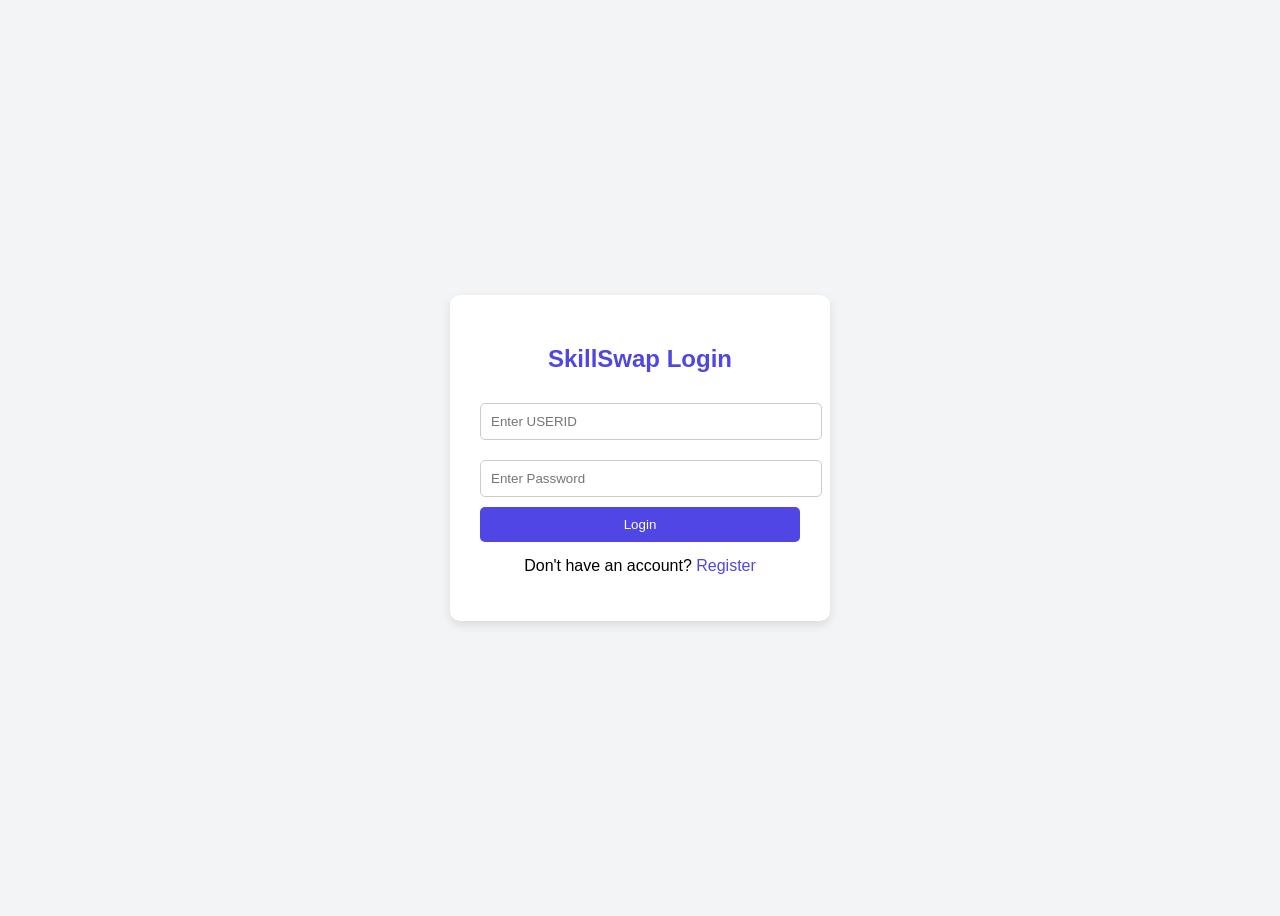
<file: skillswap-frontend/login.html>
<!DOCTYPE html>
<html>
<head>
    <title>Login - SkillSwap</title>
    <link rel="stylesheet" href="./css/login.css">
</head>

<body>

<div class="container">
    <h2>SkillSwap Login</h2>
      <P id="loginuser"></P>
    <form id="loginForm" method="post">
        <input type="text" id="userid" name="userid" placeholder="Enter USERID" >
        <input type="password" id="password" name="password" placeholder="Enter Password" >

        <button type="submit">Login</button>
    </form>

    <p>Don't have an account? <a href="register.html">Register</a></p>
</div>

</body>
<script type="module" src="./js/login.js">

</script>

</html>
</file>
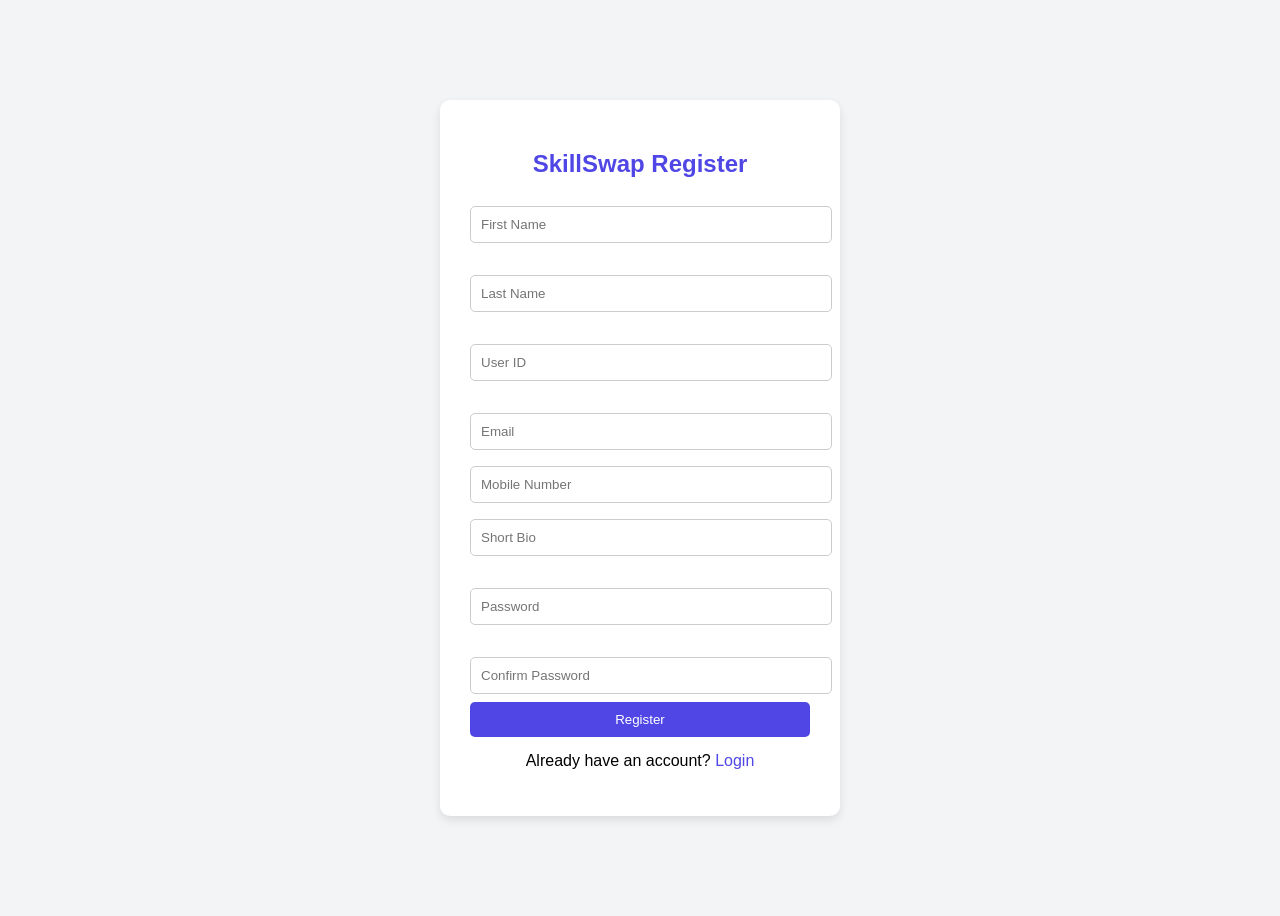
<file: skillswap-frontend/register.html>
<!DOCTYPE html>
<html>
<head>
    <title>Register - SkillSwap</title>


    <link rel="stylesheet" href="./css/register.css">
</head>

<body>

<div class="container">
    <h2>SkillSwap Register</h2>

    <form id="registerForm" method="post">
        <p align="left" style="color:red" id="firstnameerror"></p>
        <input type="text" id="firstname" name="firstname" placeholder="First Name" required>
        <p align="left" style="color:red" id="lastnameerror"></p>
       <input type="text" id="lastname" name="lastname" placeholder="Last Name" required>
       <p align="left" style="color:red" id="useriderror"></p>
       <input type="text" id="userid" name="userid" placeholder="User ID" required>
       <p align="left" style="color:red" id="emailerror"></p>
       <input type="email" id="email" name="email" placeholder="Email" required>
        
      <input type="text" id="mobileno" name="mobileno" placeholder="Mobile Number" required>

      <input type="text" id="bio" name="bio" placeholder="Short Bio">
        <p align="left" style="color:red" id="passworderror"></p>
      <input type="password" id="password" name="password" placeholder="Password" required>
      <p align="left" style="color:red" id="confirmpassworderror"></p>
      <input type="password" id="confirmpassword" name="confirmpassword" placeholder="Confirm Password" required>


        <button type="submit">Register</button>
    </form>

    <p>Already have an account? <a href="login.html">Login</a></p>
</div>

</body>
<script type="module" src="./js/register.js">


</script>
</html>
</file>
<file: skillswap-frontend/css/login.css>
body {
            font-family: Arial, sans-serif;
            background-color: #f3f4f6;
            display: flex;
            justify-content: center;
            align-items: center;
            height: 100vh;
        }

        .container {
            background: white;
            padding: 30px;
            width: 320px;
            border-radius: 10px;
            box-shadow: 0 4px 10px rgba(0,0,0,0.1);
            text-align: center;
        }

        h2 {
            margin-bottom: 20px;
            color: #4f46e5;
        }

        input {
            width: 100%;
            padding: 10px;
            margin: 10px 0;
            border-radius: 5px;
            border: 1px solid #ccc;
        }

        button {
            width: 100%;
            padding: 10px;
            background-color: #4f46e5;
            color: white;
            border: none;
            border-radius: 5px;
            cursor: pointer;
        }

        button:hover {
            background-color: #4338ca;
        }

        a {
            color: #4f46e5;
            text-decoration: none;
        }

        p {
            margin-top: 15px;
        }
</file>
<file: skillswap-frontend/css/register.css>
body {
            font-family: Arial, sans-serif;
            background-color: #f3f4f6;
            display: flex;
            justify-content: center;
            align-items: center;
            height: 100vh;
        }

        .container {
            background: white;
            padding: 30px;
            width: 340px;
            border-radius: 10px;
            box-shadow: 0 4px 10px rgba(0,0,0,0.1);
            text-align: center;
        }

        h2 {
            margin-bottom: 20px;
            color: #4f46e5;
        }

        input {
            width: 100%;
            padding: 10px;
            margin: 8px 0;
            border-radius: 5px;
            border: 1px solid #ccc;
        }

        button {
            width: 100%;
            padding: 10px;
            background-color: #4f46e5;
            color: white;
            border: none;
            border-radius: 5px;
            cursor: pointer;
        }

        button:hover {
            background-color: #4338ca;
        }

        a {
            color: #4f46e5;
            text-decoration: none;
        }

        p {
            margin-top: 15px;
        }
</file>
